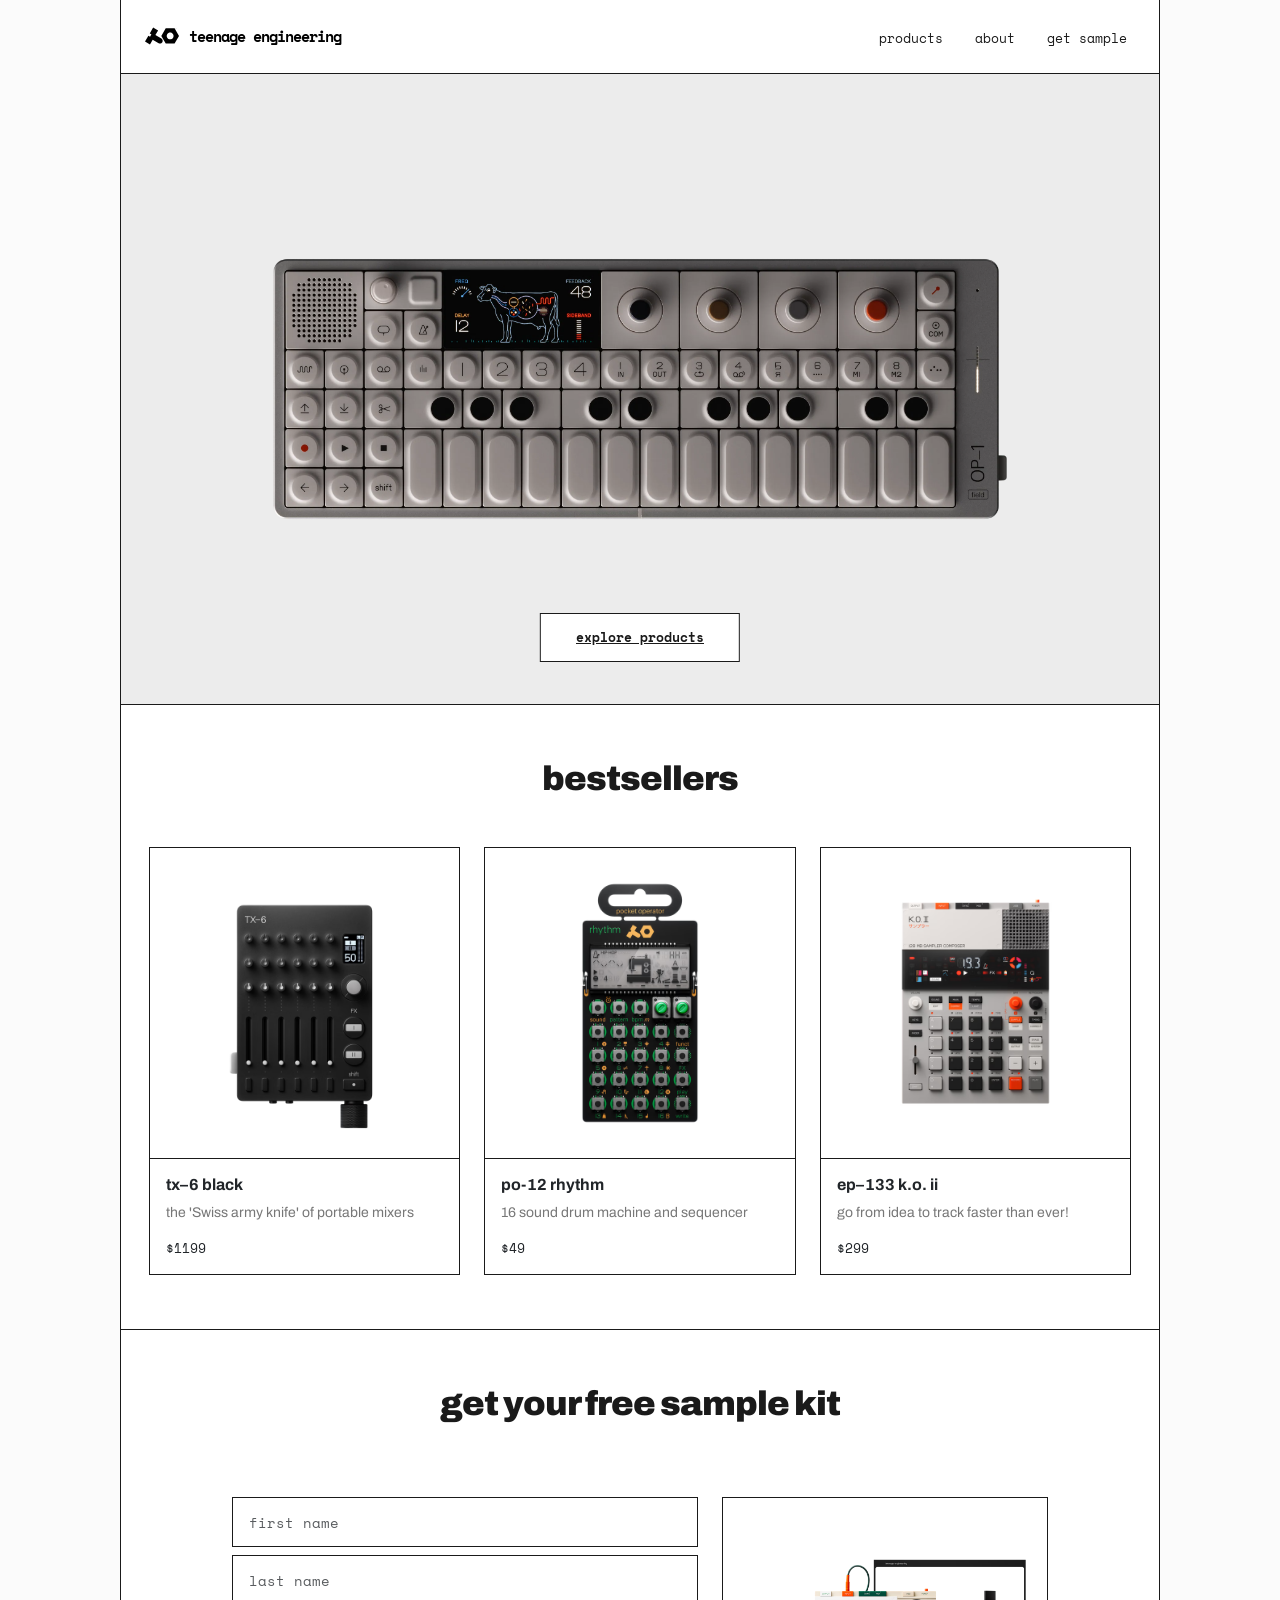
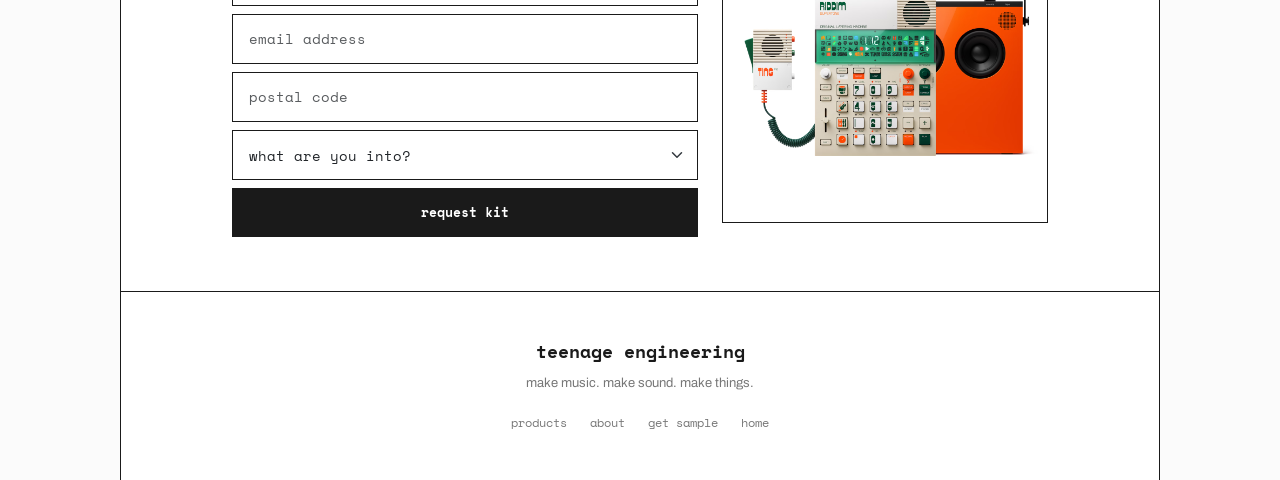
<file: index.html>
<!doctype html>
<html lang="en">
<head>
  <meta charset="utf-8">
  <meta name="viewport" content="width=device-width, initial-scale=1">
  <title>teenage engineering — make music. make sound.</title>
  <!-- Bootstrap 5 -->
  <link href="https://cdn.jsdelivr.net/npm/bootstrap@5.3.3/dist/css/bootstrap.min.css" rel="stylesheet">
  <!-- Custom theme (must load after Bootstrap) -->
  <link href="css/style.css" rel="stylesheet">
</head>
<body>

<div class="te-frame">

  <!-- ===== navbar ===== -->
  <nav class="navbar navbar-expand-lg bg-white">
    <a class="navbar-brand" href="index.html">
      <img src="assets/logo.svg" alt="logo"> teenage engineering
    </a>
    <button class="navbar-toggler" type="button" data-bs-toggle="collapse" data-bs-target="#nav">
      <span class="navbar-toggler-icon"></span>
    </button>
    <div class="collapse navbar-collapse justify-content-end" id="nav">
      <div class="navbar-nav">
        <a class="nav-link" href="products.html">products</a>
        <a class="nav-link" href="about.html">about</a>
        <a class="nav-link" href="sample.html">get sample</a>
      </div>
    </div>
  </nav>

  <!-- ===== hero ===== -->
  <div class="te-hero position-relative">
    <img src="assets/hero.png" alt="modular device">
    <a href="products.html" class="btn-te-ghost position-absolute start-50 translate-middle-x" style="bottom:42px;">explore products</a>
  </div>

  <!-- ===== bestsellers ===== -->
  <section class="te-section">
    <h2 class="text-center mb-5">bestsellers</h2>
    <div class="row row-cols-1 row-cols-md-3 g-4">
      <div class="col">
        <div class="card te-card">
          <img src="assets/product-1.png" alt="TX-6 black">
          <div class="card-body">
            <h3 class="card-title">TX–6 black</h3>
            <p class="text-muted-te small">the 'Swiss army knife' of portable mixers</p>
            <div class="price">$1199</div>
          </div>
        </div>
      </div>
      <div class="col">
        <div class="card te-card">
          <img src="assets/product-2.png" alt="PO-12 rhythm">
          <div class="card-body">
            <h3 class="card-title">PO-12 rhythm</h3>
            <p class="text-muted-te small">16 sound drum machine and sequencer</p>
            <div class="price">$49</div>
          </div>
        </div>
      </div>
      <div class="col">
        <div class="card te-card">
          <img src="assets/product-3.png" alt="EP-133 K.O. II">
          <div class="card-body">
            <h3 class="card-title">EP–133 K.O. II</h3>
            <p class="text-muted-te small">go from idea to track faster than ever!</p>
            <div class="price">$299</div>
          </div>
        </div>
      </div>
    </div>
  </section>

  <!-- ===== get free sample kit ===== -->
  <section class="te-section">
    <h2 class="text-center mb-5">get your free sample kit</h2>
    <div class="row g-4 justify-content-center" style="max-width:840px;margin:0 auto;">
      <div class="col-md-7">
        <form onsubmit="alert('thanks — your kit is on the way.');return false;">
          <input type="text" class="form-control te-input mb-2" placeholder="first name">
          <input type="text" class="form-control te-input mb-2" placeholder="last name">
          <input type="email" class="form-control te-input mb-2" placeholder="email address">
          <input type="text" class="form-control te-input mb-2" placeholder="postal code">
          <select class="form-select te-input mb-2">
            <option>what are you into?</option>
            <option>synths</option>
            <option>speakers</option>
            <option>samplers</option>
          </select>
          <button type="submit" class="btn-te w-100">request kit</button>
        </form>
      </div>
      <div class="col-md-5">
        <div class="te-img-box"><img src="assets/sample-kit.png" alt="sample kit"></div>
      </div>
    </div>
  </section>

  <!-- ===== footer ===== -->
  <footer class="te-footer">
    <div class="brand">teenage engineering</div>
    <p>make music. make sound. make things.</p>
    <div>
      <a href="products.html">products</a>
      <a href="about.html">about</a>
      <a href="sample.html">get sample</a>
      <a href="index.html">home</a>
    </div>
  </footer>

</div>

<!-- Bootstrap JS bundle (for navbar toggle) -->
<script src="https://cdn.jsdelivr.net/npm/bootstrap@5.3.3/dist/js/bootstrap.bundle.min.js"></script>
</body>
</html>
</file>
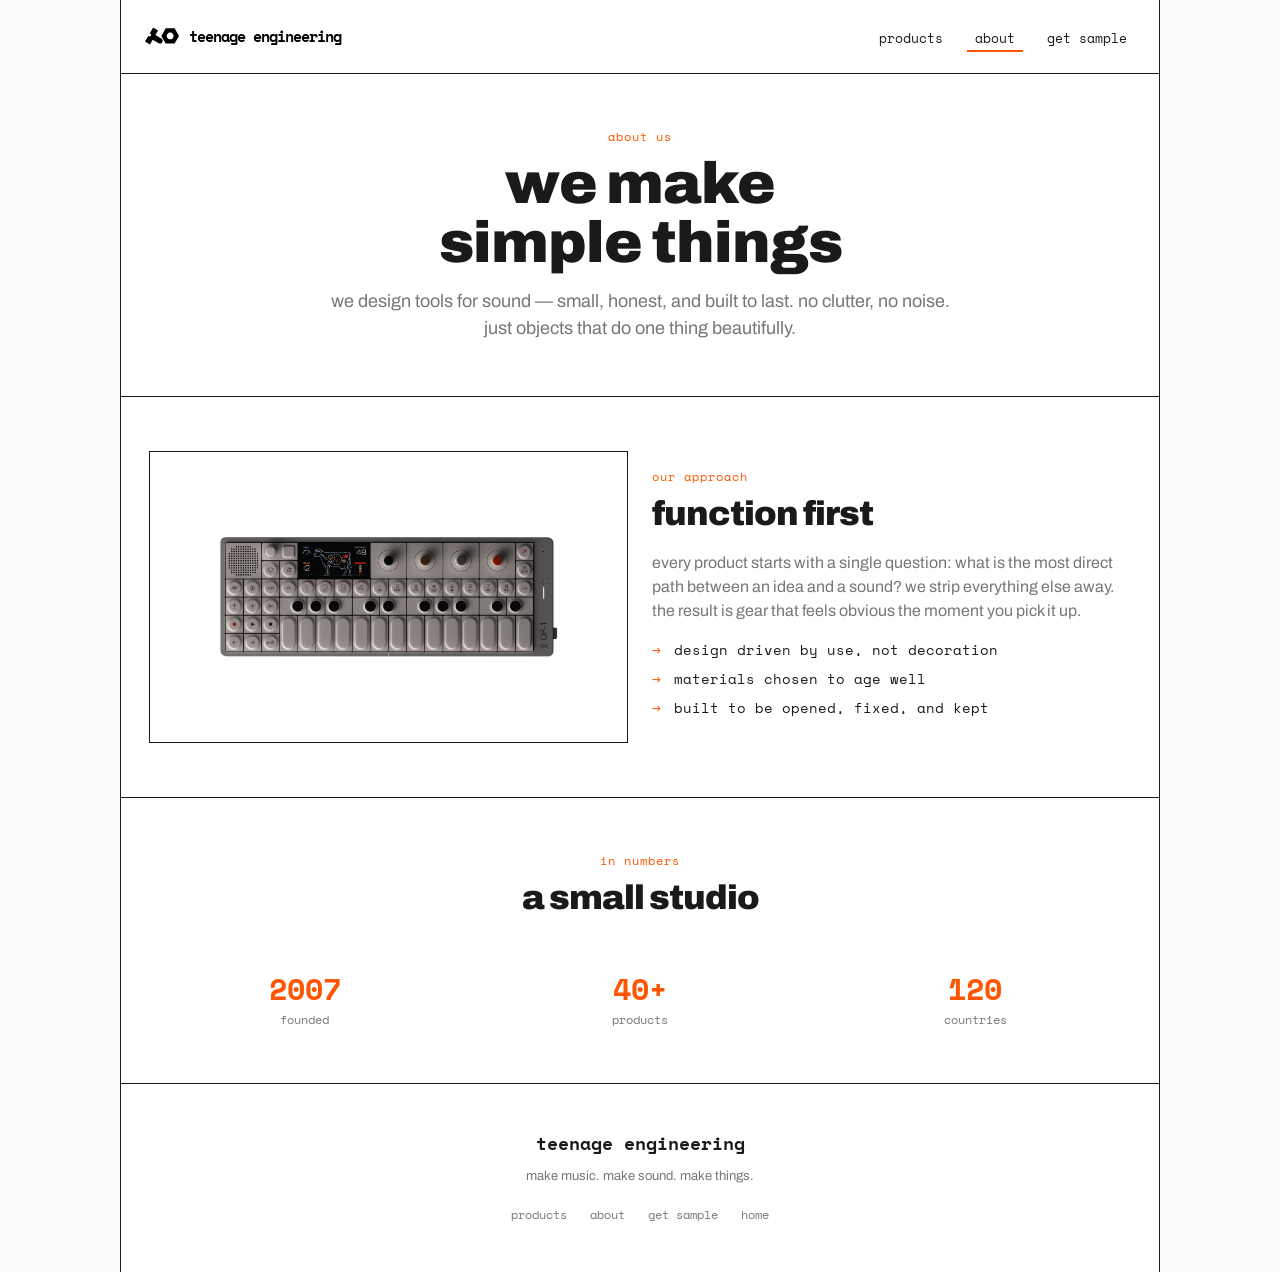
<file: about.html>
<!doctype html>
<html lang="en">
<head>
  <meta charset="utf-8">
  <meta name="viewport" content="width=device-width, initial-scale=1">
  <title>about — teenage engineering</title>
  <link href="https://cdn.jsdelivr.net/npm/bootstrap@5.3.3/dist/css/bootstrap.min.css" rel="stylesheet">
  <link href="css/style.css" rel="stylesheet">
</head>
<body>

<div class="te-frame">

  <nav class="navbar navbar-expand-lg bg-white">
    <a class="navbar-brand" href="index.html">
      <img src="assets/logo.svg" alt="logo"> teenage engineering
    </a>
    <button class="navbar-toggler" type="button" data-bs-toggle="collapse" data-bs-target="#nav">
      <span class="navbar-toggler-icon"></span>
    </button>
    <div class="collapse navbar-collapse justify-content-end" id="nav">
      <div class="navbar-nav">
        <a class="nav-link" href="products.html">products</a>
        <a class="nav-link active" href="about.html">about</a>
        <a class="nav-link" href="sample.html">get sample</a>
      </div>
    </div>
  </nav>

  <section class="te-section text-center">
    <div class="te-eyebrow mb-2">about us</div>
    <h1>we make<br>simple things</h1>
    <p class="te-lede mt-3">we design tools for sound — small, honest, and built to last. no clutter, no noise. just objects that do one thing beautifully.</p>
  </section>

  <section class="te-section">
    <div class="row align-items-center g-4 te-split">
      <div class="col-md-6"><img src="assets/hero.png" alt="device"></div>
      <div class="col-md-6">
        <div class="te-eyebrow mb-2">our approach</div>
        <h2 class="mb-3">function first</h2>
        <p class="text-muted-te">every product starts with a single question: what is the most direct path between an idea and a sound? we strip everything else away. the result is gear that feels obvious the moment you pick it up.</p>
        <ul class="te-list">
          <li>design driven by use, not decoration</li>
          <li>materials chosen to age well</li>
          <li>built to be opened, fixed, and kept</li>
        </ul>
      </div>
    </div>
  </section>

  <section class="te-section text-center">
    <div class="te-eyebrow mb-2">in numbers</div>
    <h2 class="mb-5">a small studio</h2>
    <div class="row text-center">
      <div class="col-4 te-stat"><div class="n">2007</div><div class="l">founded</div></div>
      <div class="col-4 te-stat"><div class="n">40+</div><div class="l">products</div></div>
      <div class="col-4 te-stat"><div class="n">120</div><div class="l">countries</div></div>
    </div>
  </section>

  <footer class="te-footer">
    <div class="brand">teenage engineering</div>
    <p>make music. make sound. make things.</p>
    <div>
      <a href="products.html">products</a>
      <a href="about.html">about</a>
      <a href="sample.html">get sample</a>
      <a href="index.html">home</a>
    </div>
  </footer>

</div>

<script src="https://cdn.jsdelivr.net/npm/bootstrap@5.3.3/dist/js/bootstrap.bundle.min.js"></script>
</body>
</html>
</file>
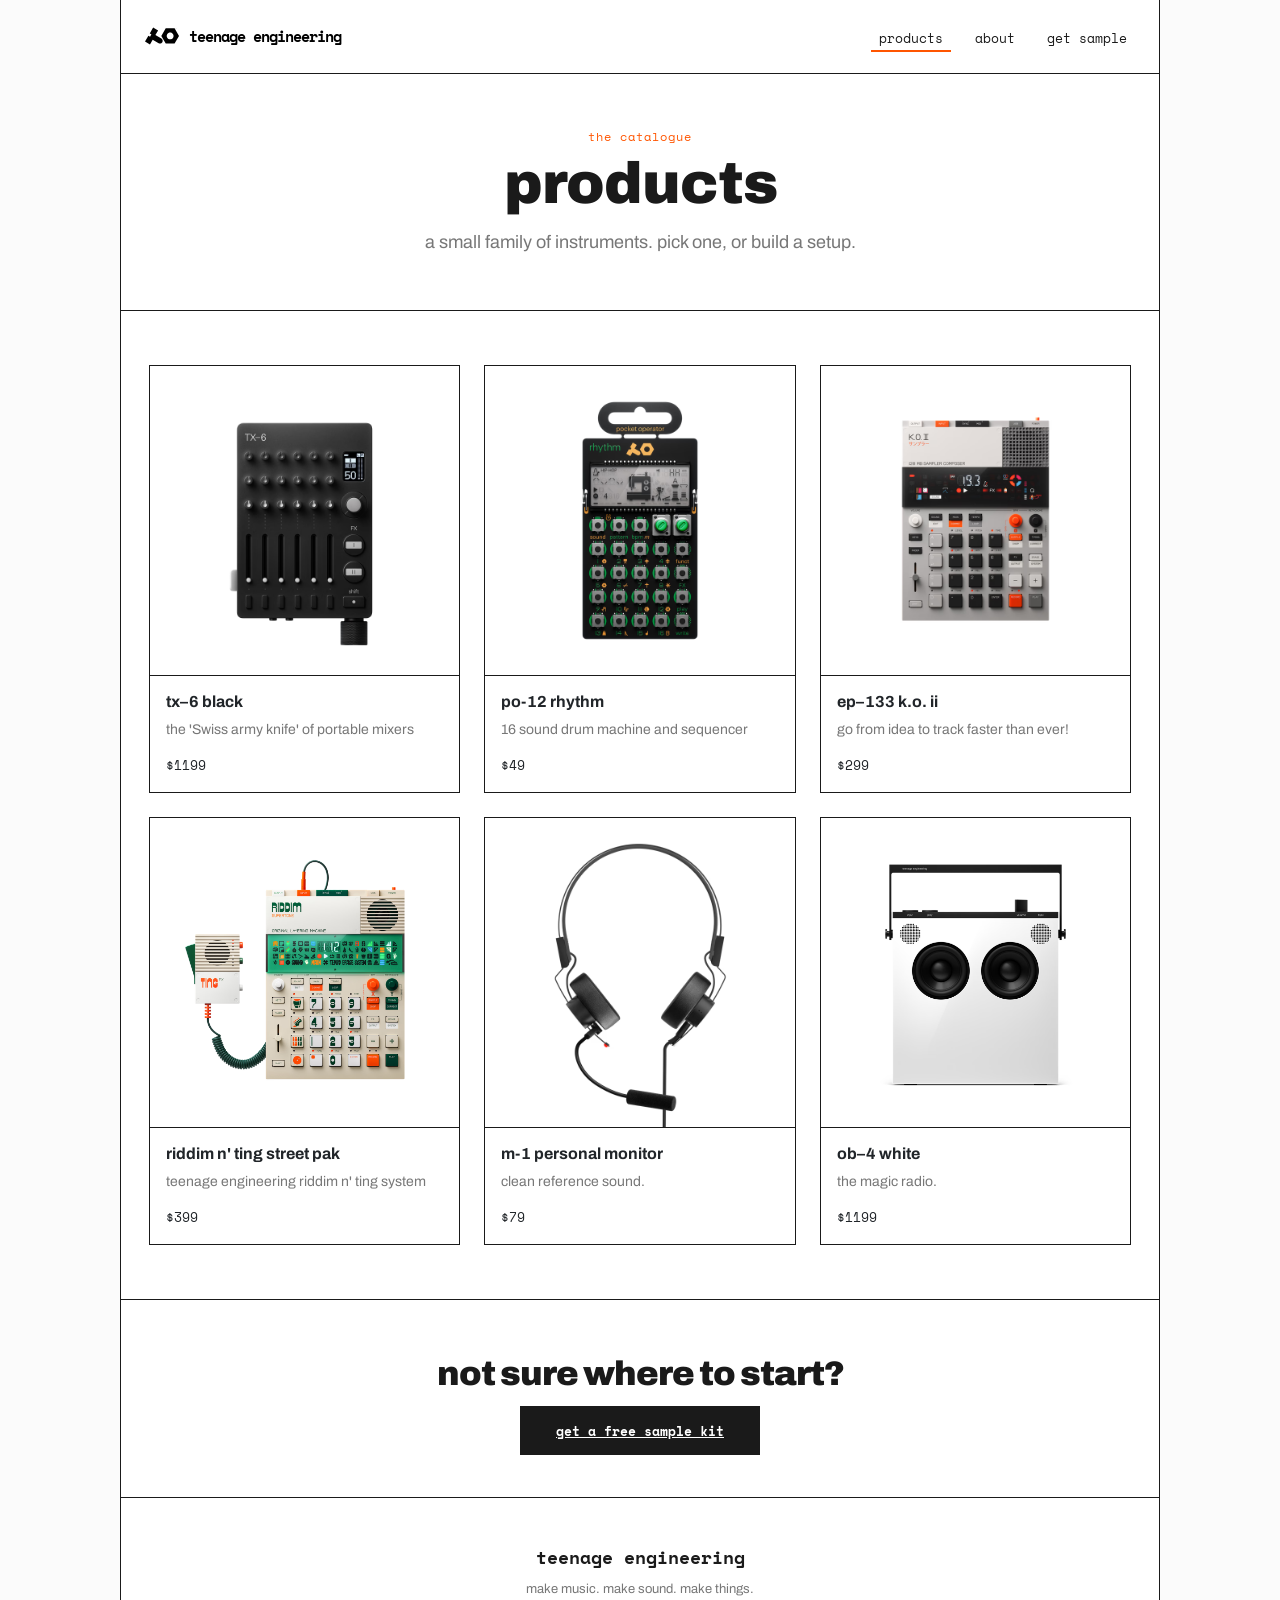
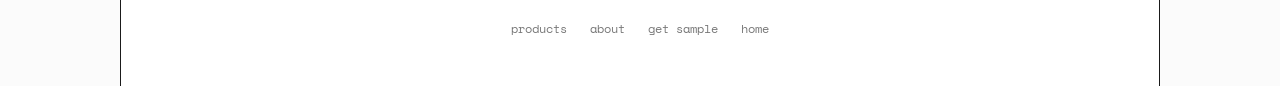
<file: products.html>
<!doctype html>
<html lang="en">
<head>
  <meta charset="utf-8">
  <meta name="viewport" content="width=device-width, initial-scale=1">
  <title>products — teenage engineering</title>
  <link href="https://cdn.jsdelivr.net/npm/bootstrap@5.3.3/dist/css/bootstrap.min.css" rel="stylesheet">
  <link href="css/style.css" rel="stylesheet">
</head>
<body>

<div class="te-frame">

  <nav class="navbar navbar-expand-lg bg-white">
    <a class="navbar-brand" href="index.html">
      <img src="assets/logo.svg" alt="logo"> teenage engineering
    </a>
    <button class="navbar-toggler" type="button" data-bs-toggle="collapse" data-bs-target="#nav">
      <span class="navbar-toggler-icon"></span>
    </button>
    <div class="collapse navbar-collapse justify-content-end" id="nav">
      <div class="navbar-nav">
        <a class="nav-link active" href="products.html">products</a>
        <a class="nav-link" href="about.html">about</a>
        <a class="nav-link" href="sample.html">get sample</a>
      </div>
    </div>
  </nav>

  <section class="te-section text-center">
    <div class="te-eyebrow mb-2">the catalogue</div>
    <h1>products</h1>
    <p class="te-lede mt-3">a small family of instruments. pick one, or build a setup.</p>
  </section>

  <section class="te-section">
    <div class="row row-cols-1 row-cols-md-3 g-4">
      <div class="col"><div class="card te-card"><img src="assets/product-1.png" alt="TX-6 black"><div class="card-body"><h3>TX–6 black</h3><p class="text-muted-te small">the 'Swiss army knife' of portable mixers</p><div class="price">$1199</div></div></div></div>
      <div class="col"><div class="card te-card"><img src="assets/product-2.png" alt="PO-12 rhythm"><div class="card-body"><h3>PO-12 rhythm</h3><p class="text-muted-te small">16 sound drum machine and sequencer</p><div class="price">$49</div></div></div></div>
      <div class="col"><div class="card te-card"><img src="assets/product-3.png" alt="EP-133 K.O. II"><div class="card-body"><h3>EP–133 K.O. II</h3><p class="text-muted-te small">go from idea to track faster than ever!</p><div class="price">$299</div></div></div></div>
      <div class="col"><div class="card te-card"><img src="assets/product-4.png" alt="riddim n' ting street pak"><div class="card-body"><h3>riddim n' ting street pak</h3><p class="text-muted-te small">teenage engineering riddim n' ting system</p><div class="price">$399</div></div></div></div>
      <div class="col"><div class="card te-card"><img src="assets/product-5.png" alt="M-1 personal monitor"><div class="card-body"><h3>M-1 personal monitor</h3><p class="text-muted-te small">clean reference sound.</p><div class="price">$79</div></div></div></div>
      <div class="col"><div class="card te-card"><img src="assets/product-6.png" alt="OB-4 white"><div class="card-body"><h3>OB–4 white</h3><p class="text-muted-te small">the magic radio.</p><div class="price">$1199</div></div></div></div>
    </div>
  </section>

  <section class="te-section text-center">
    <h2 class="mb-4">not sure where to start?</h2>
    <a href="sample.html" class="btn-te">get a free sample kit</a>
  </section>

  <footer class="te-footer">
    <div class="brand">teenage engineering</div>
    <p>make music. make sound. make things.</p>
    <div>
      <a href="products.html">products</a>
      <a href="about.html">about</a>
      <a href="sample.html">get sample</a>
      <a href="index.html">home</a>
    </div>
  </footer>

</div>

<script src="https://cdn.jsdelivr.net/npm/bootstrap@5.3.3/dist/js/bootstrap.bundle.min.js"></script>
</body>
</html>
</file>
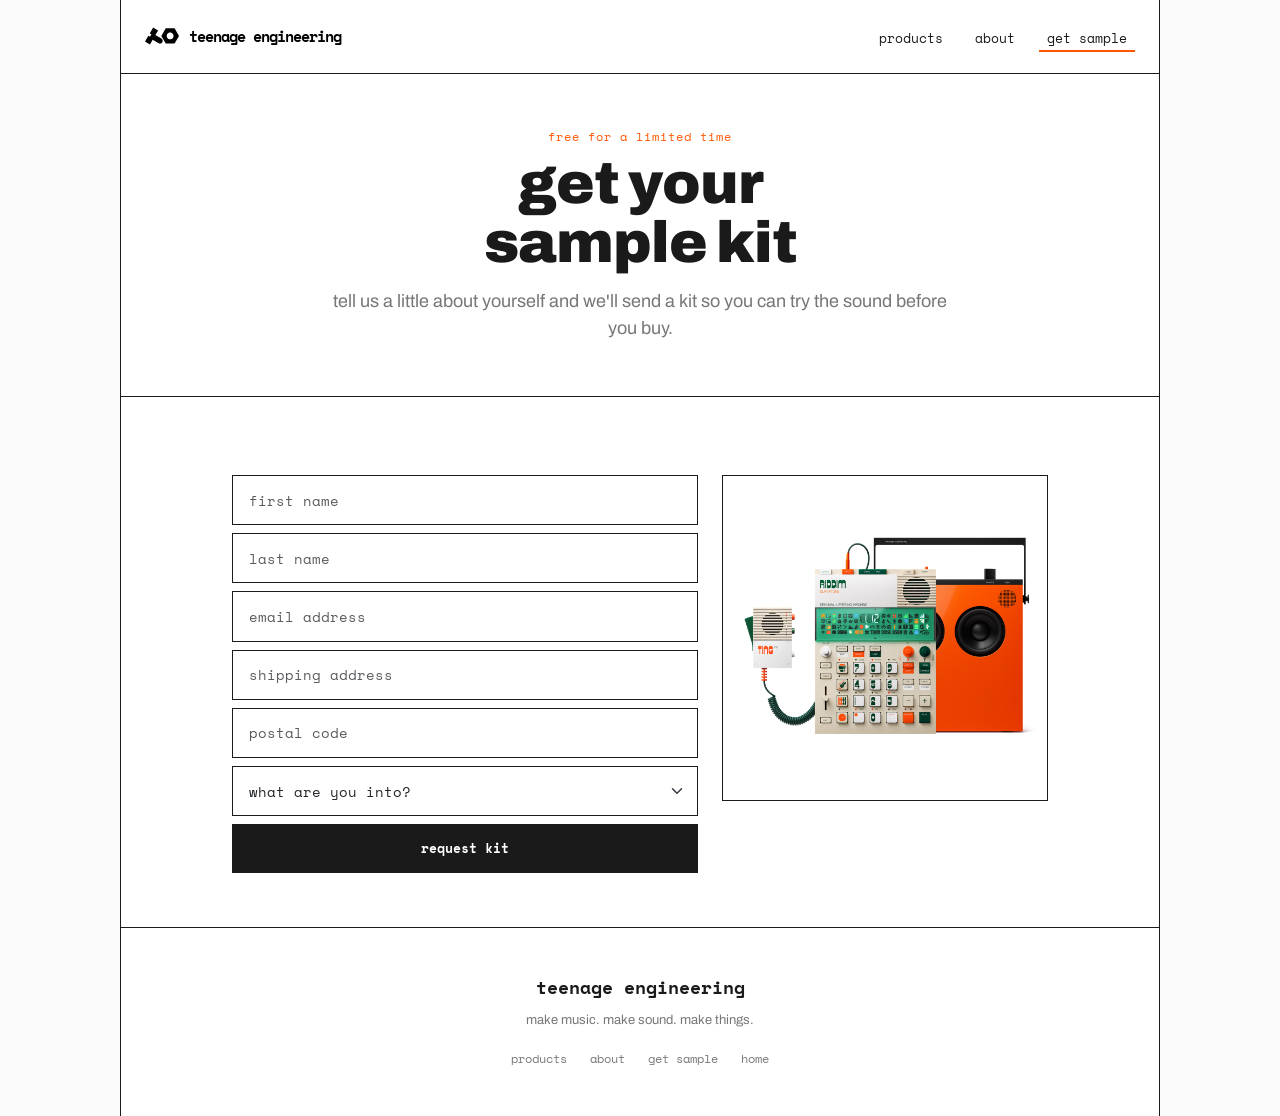
<file: sample.html>
<!doctype html>
<html lang="en">
<head>
  <meta charset="utf-8">
  <meta name="viewport" content="width=device-width, initial-scale=1">
  <title>get sample — teenage engineering</title>
  <link href="https://cdn.jsdelivr.net/npm/bootstrap@5.3.3/dist/css/bootstrap.min.css" rel="stylesheet">
  <link href="css/style.css" rel="stylesheet">
</head>
<body>

<div class="te-frame">

  <nav class="navbar navbar-expand-lg bg-white">
    <a class="navbar-brand" href="index.html">
      <img src="assets/logo.svg" alt="logo"> teenage engineering
    </a>
    <button class="navbar-toggler" type="button" data-bs-toggle="collapse" data-bs-target="#nav">
      <span class="navbar-toggler-icon"></span>
    </button>
    <div class="collapse navbar-collapse justify-content-end" id="nav">
      <div class="navbar-nav">
        <a class="nav-link" href="products.html">products</a>
        <a class="nav-link" href="about.html">about</a>
        <a class="nav-link active" href="sample.html">get sample</a>
      </div>
    </div>
  </nav>

  <section class="te-section text-center">
    <div class="te-eyebrow mb-2">free for a limited time</div>
    <h1>get your<br>sample kit</h1>
    <p class="te-lede mt-3">tell us a little about yourself and we'll send a kit so you can try the sound before you buy.</p>
  </section>

  <section class="te-section">
    <div class="row g-4 justify-content-center" style="max-width:840px;margin:0 auto;">
      <div class="col-md-7">
        <form onsubmit="alert('thanks — your kit is on the way.');return false;">
          <input type="text" class="form-control te-input mb-2" placeholder="first name">
          <input type="text" class="form-control te-input mb-2" placeholder="last name">
          <input type="email" class="form-control te-input mb-2" placeholder="email address">
          <input type="text" class="form-control te-input mb-2" placeholder="shipping address">
          <input type="text" class="form-control te-input mb-2" placeholder="postal code">
          <select class="form-select te-input mb-2">
            <option>what are you into?</option>
            <option>synths</option>
            <option>speakers</option>
            <option>samplers</option>
            <option>a bit of everything</option>
          </select>
          <button type="submit" class="btn-te w-100">request kit</button>
        </form>
      </div>
      <div class="col-md-5">
        <div class="te-img-box"><img src="assets/sample-kit.png" alt="sample kit"></div>
      </div>
    </div>
  </section>

  <footer class="te-footer">
    <div class="brand">teenage engineering</div>
    <p>make music. make sound. make things.</p>
    <div>
      <a href="products.html">products</a>
      <a href="about.html">about</a>
      <a href="sample.html">get sample</a>
      <a href="index.html">home</a>
    </div>
  </footer>

</div>

<script src="https://cdn.jsdelivr.net/npm/bootstrap@5.3.3/dist/js/bootstrap.bundle.min.js"></script>
</body>
</html>
</file>
<file: css/style.css>
/* teenage engineering — custom theme layered on Bootstrap 5
   Loaded AFTER bootstrap.min.css so these rules win. */

@import url('https://fonts.googleapis.com/css2?family=Archivo:wght@400;500;700;900&family=Space+Mono:wght@400;700&display=swap');

:root{
  --te-ink:#1a1a1a;
  --te-accent:#ff5500;
  --te-bg:#fbfbfb;
  --te-mono:'Space Mono', monospace;
  --te-sans:'Archivo', sans-serif;
}

body{
  background:var(--te-bg);
  color:var(--te-ink);
  font-family:var(--te-sans);
  -webkit-font-smoothing:antialiased;
}

/* page frame (keeps the bordered container look) */
.te-frame{
  max-width:1040px;
  margin:0 auto;
  border-left:1px solid var(--te-ink);
  border-right:1px solid var(--te-ink);
  background:#fff;
}

/* ---------- typography ---------- */
h1,h2,h3,.navbar-brand{text-transform:lowercase;letter-spacing:-1px;font-weight:900}
h1{font-size:clamp(34px,6vw,58px);line-height:1.02}
h2{font-size:clamp(24px,4vw,34px)}
h3{font-size:16px;font-weight:700;letter-spacing:0}
.te-eyebrow{font-family:var(--te-mono);font-size:12px;color:var(--te-accent);text-transform:lowercase;letter-spacing:1px}
.te-lede{font-size:18px;color:#777;max-width:620px;margin:0 auto}
.text-muted-te{color:#777}

/* ---------- navbar ---------- */
.navbar{border-bottom:1px solid var(--te-ink);padding:.9rem 1.5rem}
.navbar-brand{display:flex;align-items:center;gap:10px;font-family:var(--te-mono);font-size:15px}
.navbar-brand img{width:34px;height:34px}
.navbar .nav-link{
  font-family:var(--te-mono);font-size:13px;text-transform:lowercase;color:var(--te-ink);
  border-bottom:2px solid transparent;padding-bottom:2px;margin-left:1rem;
}
.navbar .nav-link:hover,.navbar .nav-link.active{color:var(--te-ink);border-bottom-color:var(--te-accent)}

/* ---------- buttons ---------- */
.btn-te{
  font-family:var(--te-mono);font-size:13px;font-weight:700;text-transform:lowercase;
  background:var(--te-ink);color:#fff;border:1px solid var(--te-ink);border-radius:0;
  padding:.85rem 2.2rem;transition:.15s ease;
}
.btn-te:hover{background:var(--te-accent);border-color:var(--te-accent);color:#fff}
.btn-te-ghost{
  font-family:var(--te-mono);font-size:13px;font-weight:700;text-transform:lowercase;
  background:#fff;color:var(--te-ink);border:1px solid var(--te-ink);border-radius:0;
  padding:.85rem 2.2rem;transition:.15s ease;
}
.btn-te-ghost:hover{background:var(--te-accent);border-color:var(--te-accent);color:#fff}

/* ---------- sections ---------- */
.te-section{padding:54px 28px;border-bottom:1px solid var(--te-ink)}

/* ---------- hero ---------- */
.te-hero{border-bottom:1px solid var(--te-ink);background:#ececec}
.te-hero img{width:100%;display:block}

/* ---------- cards ---------- */
.te-card{border:1px solid var(--te-ink);border-radius:0;height:100%}
.te-card img{width:100%;display:block;border-bottom:1px solid var(--te-ink)}
.te-card .price{font-family:var(--te-mono);font-size:13px}

/* ---------- forms ---------- */
.te-input{
  font-family:var(--te-mono);font-size:14px;border:1px solid var(--te-ink);border-radius:0;
  padding:.85rem 1rem;
}
.te-input:focus{outline:2px solid var(--te-accent);outline-offset:-2px;box-shadow:none;border-color:var(--te-ink)}
.te-img-box{border:1px solid var(--te-ink)}
.te-img-box img{width:100%;display:block}

/* ---------- about extras ---------- */
.te-split img{width:100%;border:1px solid var(--te-ink)}
.te-stat .n{font-family:var(--te-mono);font-weight:700;font-size:30px;color:var(--te-accent)}
.te-stat .l{font-family:var(--te-mono);font-size:12px;color:#777;text-transform:lowercase}
ul.te-list{list-style:none;padding:0;margin:1rem 0 0}
ul.te-list li{font-family:var(--te-mono);font-size:14px;padding-left:22px;position:relative;margin-bottom:8px}
ul.te-list li::before{content:"\2192";position:absolute;left:0;color:var(--te-accent)}

/* ---------- footer ---------- */
.te-footer{padding:46px 28px;text-align:center}
.te-footer .brand{font-family:var(--te-mono);font-weight:700;font-size:18px;text-transform:lowercase;margin-bottom:.6rem}
.te-footer p{font-size:13px;color:#777}
.te-footer a{font-family:var(--te-mono);font-size:12px;color:#777;text-decoration:none;text-transform:lowercase;margin:0 10px}
.te-footer a:hover{color:var(--te-accent)}
</file>
